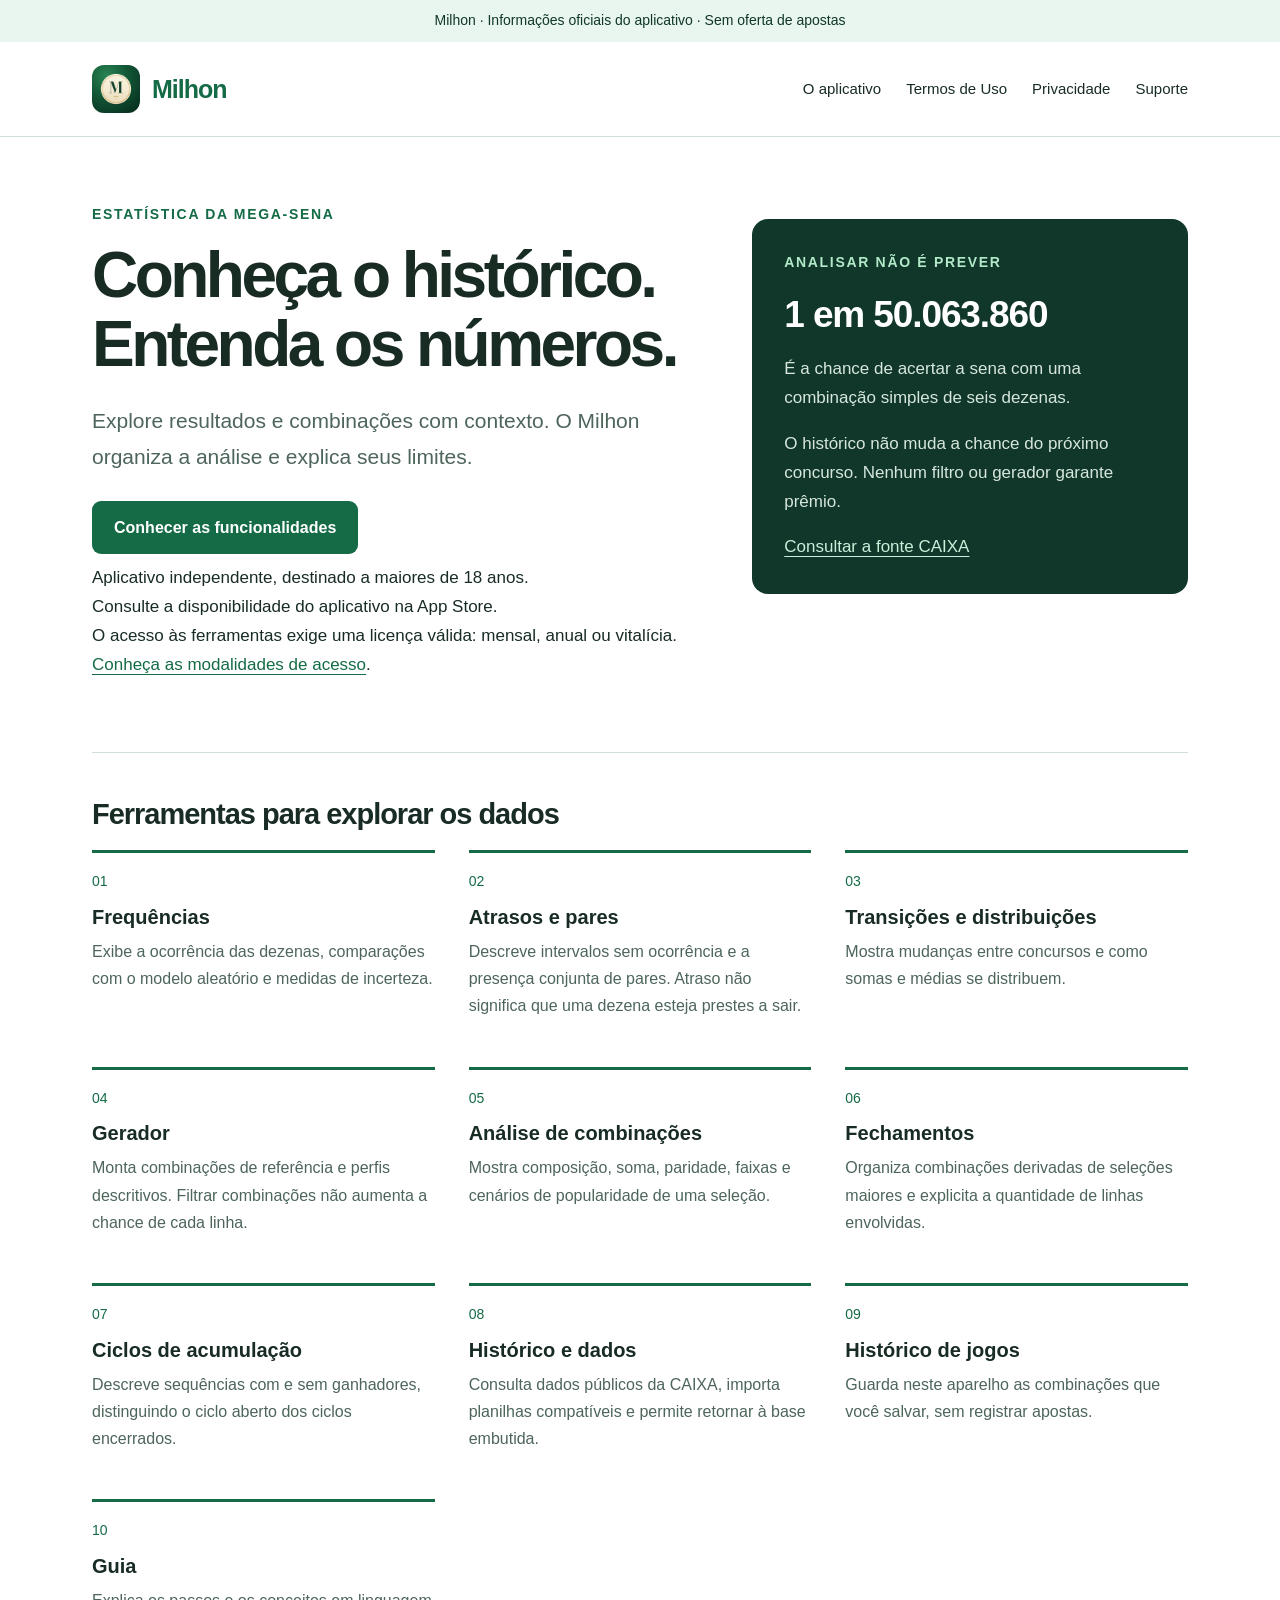
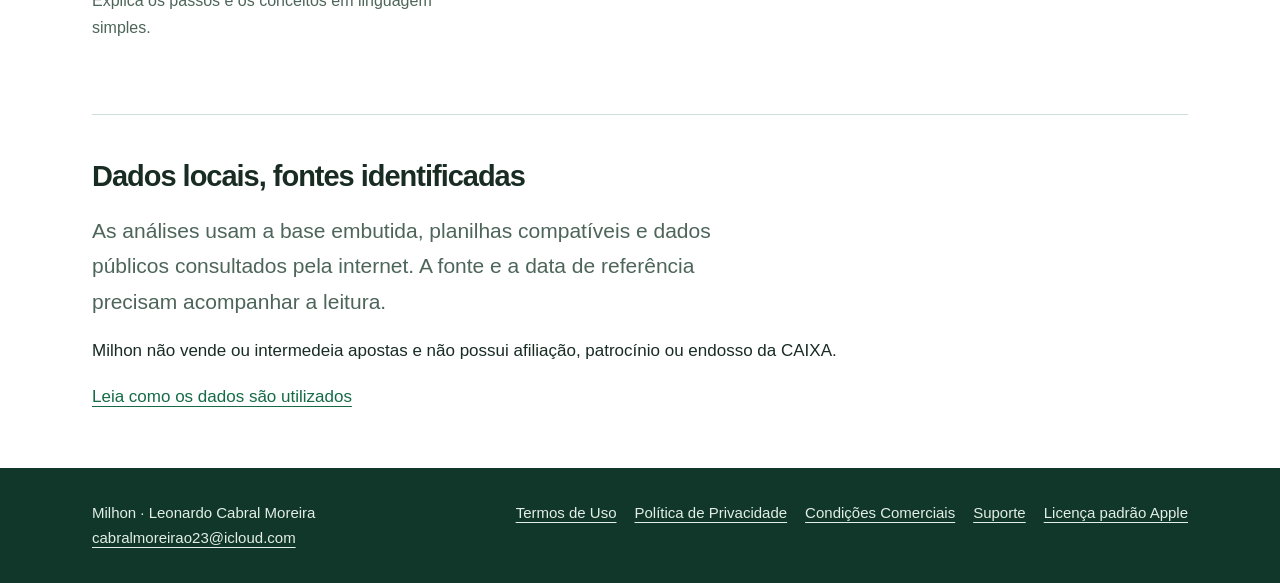
<file: index.html>
<!doctype html><html lang="pt-BR"><head><meta name="referrer" content="strict-origin-when-cross-origin"><meta charset="utf-8"><meta name="viewport" content="width=device-width,initial-scale=1"><title>O aplicativo | Milhon</title><meta name="description" content="Conheça o Milhon, aplicativo em preparação para análise estatística descritiva da Mega-Sena, com acesso mensal, anual ou vitalício."><link rel="canonical" href="https://noob-debug-cyber.github.io/milhon-site/"><link rel="icon" type="image/png" sizes="1024x1024" href="assets/icon.png"><link rel="apple-touch-icon" href="assets/icon.png"><link rel="stylesheet" href="style.css"></head><body><div class="review">Milhon · Informações oficiais do aplicativo · Sem oferta de apostas</div><header><div class="wrap bar"><a class="brand" href="index.html"><img class="brand-icon" src="assets/icon.png" width="48" height="48" alt="" decoding="async">Milhon</a><nav aria-label="Navegação principal"><a href="index.html">O aplicativo</a><a href="termos.html">Termos de Uso</a><a href="privacidade.html">Privacidade</a><a href="suporte.html">Suporte</a></nav></div></header><main class="wrap"><div class="hero"><div><div class="eyebrow">Estatística da Mega-Sena</div><h1>Conheça o histórico.<br>Entenda os números.</h1><p class="lead">Explore resultados e combinações com contexto. O Milhon organiza a análise e explica seus limites.</p><a class="button" href="#funcionalidades">Conhecer as funcionalidades</a><p>Aplicativo independente, destinado a maiores de 18 anos.<br>Consulte a disponibilidade do aplicativo na App Store.<br>O acesso às ferramentas exige uma licença válida: mensal, anual ou vitalícia. <a href="comercial.html">Conheça as modalidades de acesso</a>.</p></div><aside class="principle" aria-label="Limites da análise"><div class="eyebrow">Analisar não é prever</div><div class="odds">1 em 50.063.860</div><p>É a chance de acertar a sena com uma combinação simples de seis dezenas.</p><p>O histórico não muda a chance do próximo concurso. Nenhum filtro ou gerador garante prêmio.</p><a href="https://loterias.caixa.gov.br/Paginas/mega-sena.aspx" style="color:#c9efda">Consultar a fonte CAIXA</a></aside></div><section class="section" id="funcionalidades"><h2>Ferramentas para explorar os dados</h2><div class="grid"><article class="feature"><div class="number">01</div><h3>Frequências</h3><p>Exibe a ocorrência das dezenas, comparações com o modelo aleatório e medidas de incerteza.</p></article><article class="feature"><div class="number">02</div><h3>Atrasos e pares</h3><p>Descreve intervalos sem ocorrência e a presença conjunta de pares. Atraso não significa que uma dezena esteja prestes a sair.</p></article><article class="feature"><div class="number">03</div><h3>Transições e distribuições</h3><p>Mostra mudanças entre concursos e como somas e médias se distribuem.</p></article><article class="feature"><div class="number">04</div><h3>Gerador</h3><p>Monta combinações de referência e perfis descritivos. Filtrar combinações não aumenta a chance de cada linha.</p></article><article class="feature"><div class="number">05</div><h3>Análise de combinações</h3><p>Mostra composição, soma, paridade, faixas e cenários de popularidade de uma seleção.</p></article><article class="feature"><div class="number">06</div><h3>Fechamentos</h3><p>Organiza combinações derivadas de seleções maiores e explicita a quantidade de linhas envolvidas.</p></article><article class="feature"><div class="number">07</div><h3>Ciclos de acumulação</h3><p>Descreve sequências com e sem ganhadores, distinguindo o ciclo aberto dos ciclos encerrados.</p></article><article class="feature"><div class="number">08</div><h3>Histórico e dados</h3><p>Consulta dados públicos da CAIXA, importa planilhas compatíveis e permite retornar à base embutida.</p></article><article class="feature"><div class="number">09</div><h3>Histórico de jogos</h3><p>Guarda neste aparelho as combinações que você salvar, sem registrar apostas.</p></article><article class="feature"><div class="number">10</div><h3>Guia</h3><p>Explica os passos e os conceitos em linguagem simples.</p></article></div></section><section class="section"><h2>Dados locais, fontes identificadas</h2><p class="lead">As análises usam a base embutida, planilhas compatíveis e dados públicos consultados pela internet. A fonte e a data de referência precisam acompanhar a leitura.</p><p>Milhon não vende ou intermedeia apostas e não possui afiliação, patrocínio ou endosso da CAIXA.</p><a href="privacidade.html">Leia como os dados são utilizados</a></section></main><footer><div class="wrap"><div>Milhon · Leonardo Cabral Moreira<br><a href="mailto:cabralmoreirao23@icloud.com">cabralmoreirao23@icloud.com</a></div><nav aria-label="Informações legais"><a href="termos.html">Termos de Uso</a><a href="privacidade.html">Política de Privacidade</a><a href="comercial.html">Condições Comerciais</a><a href="suporte.html">Suporte</a><a href="https://www.apple.com/legal/internet-services/itunes/dev/stdeula/">Licença padrão Apple</a></nav></div></footer></body></html>
</file>
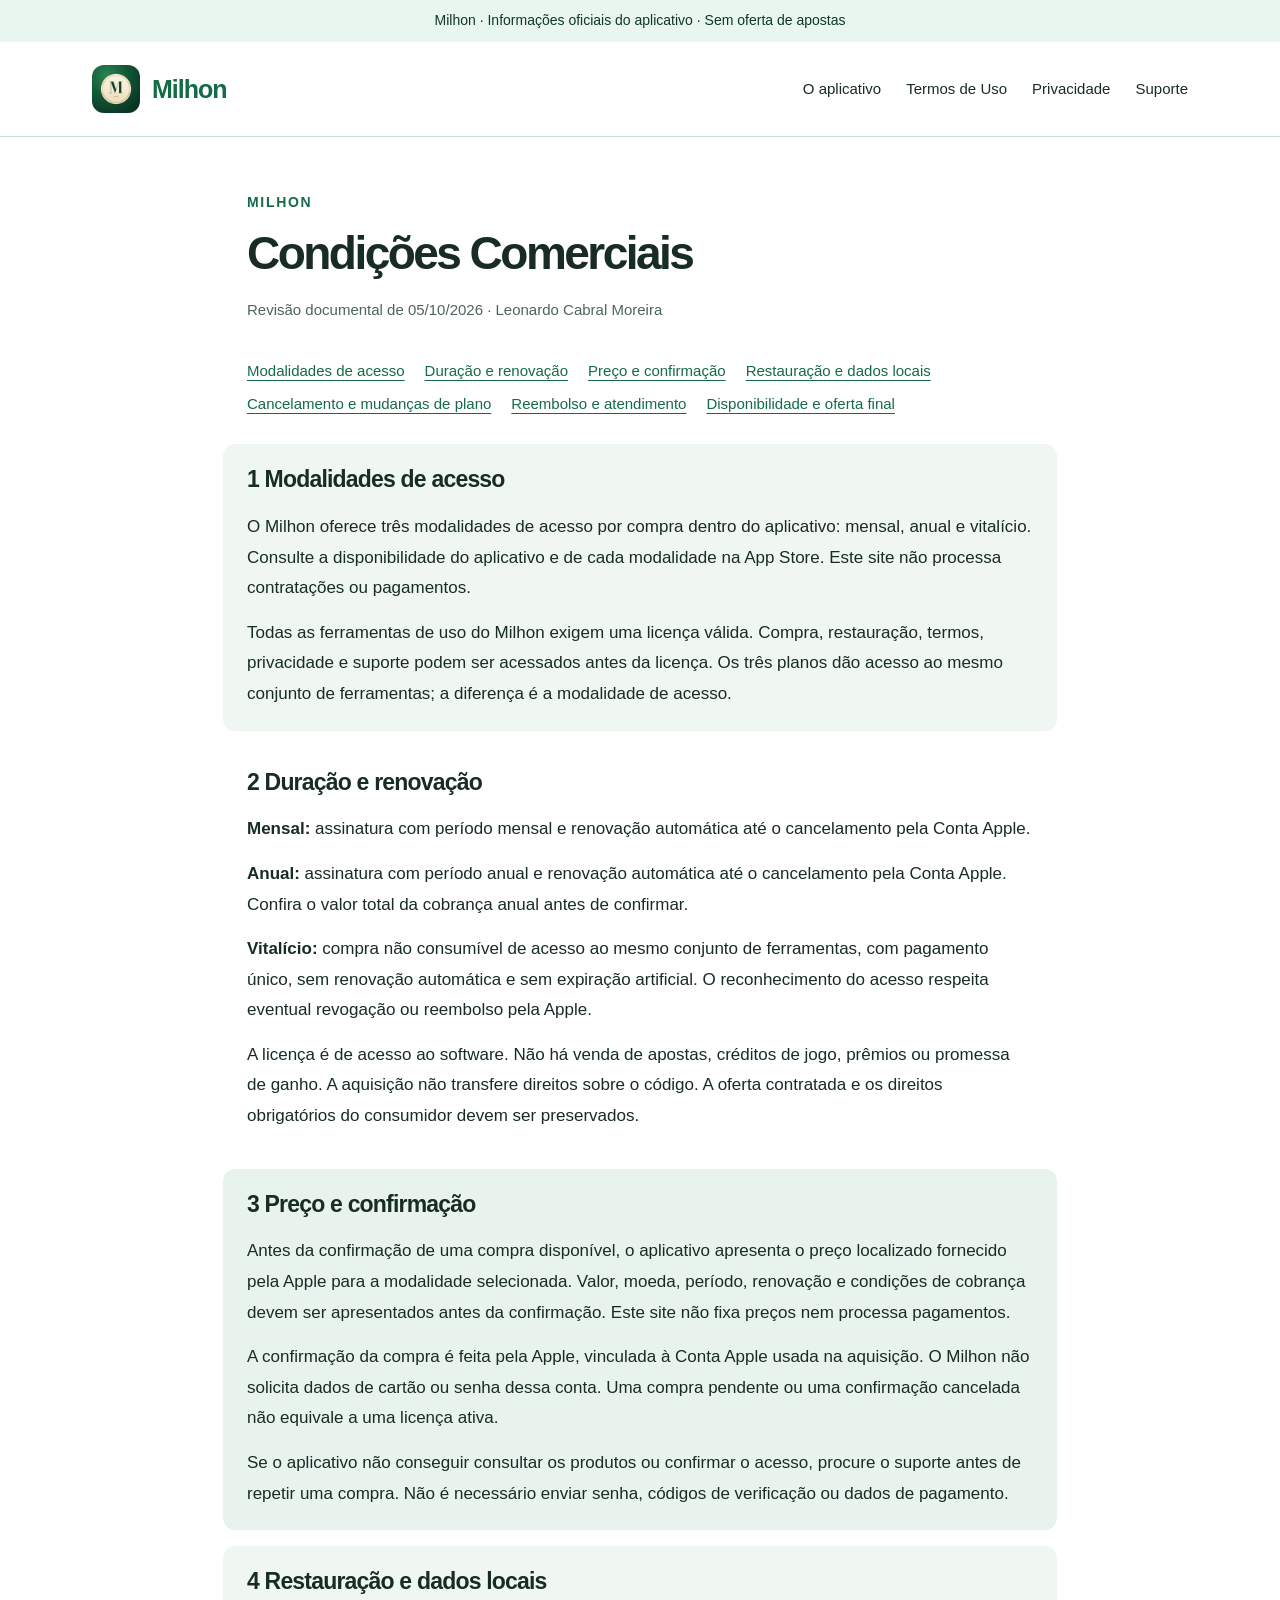
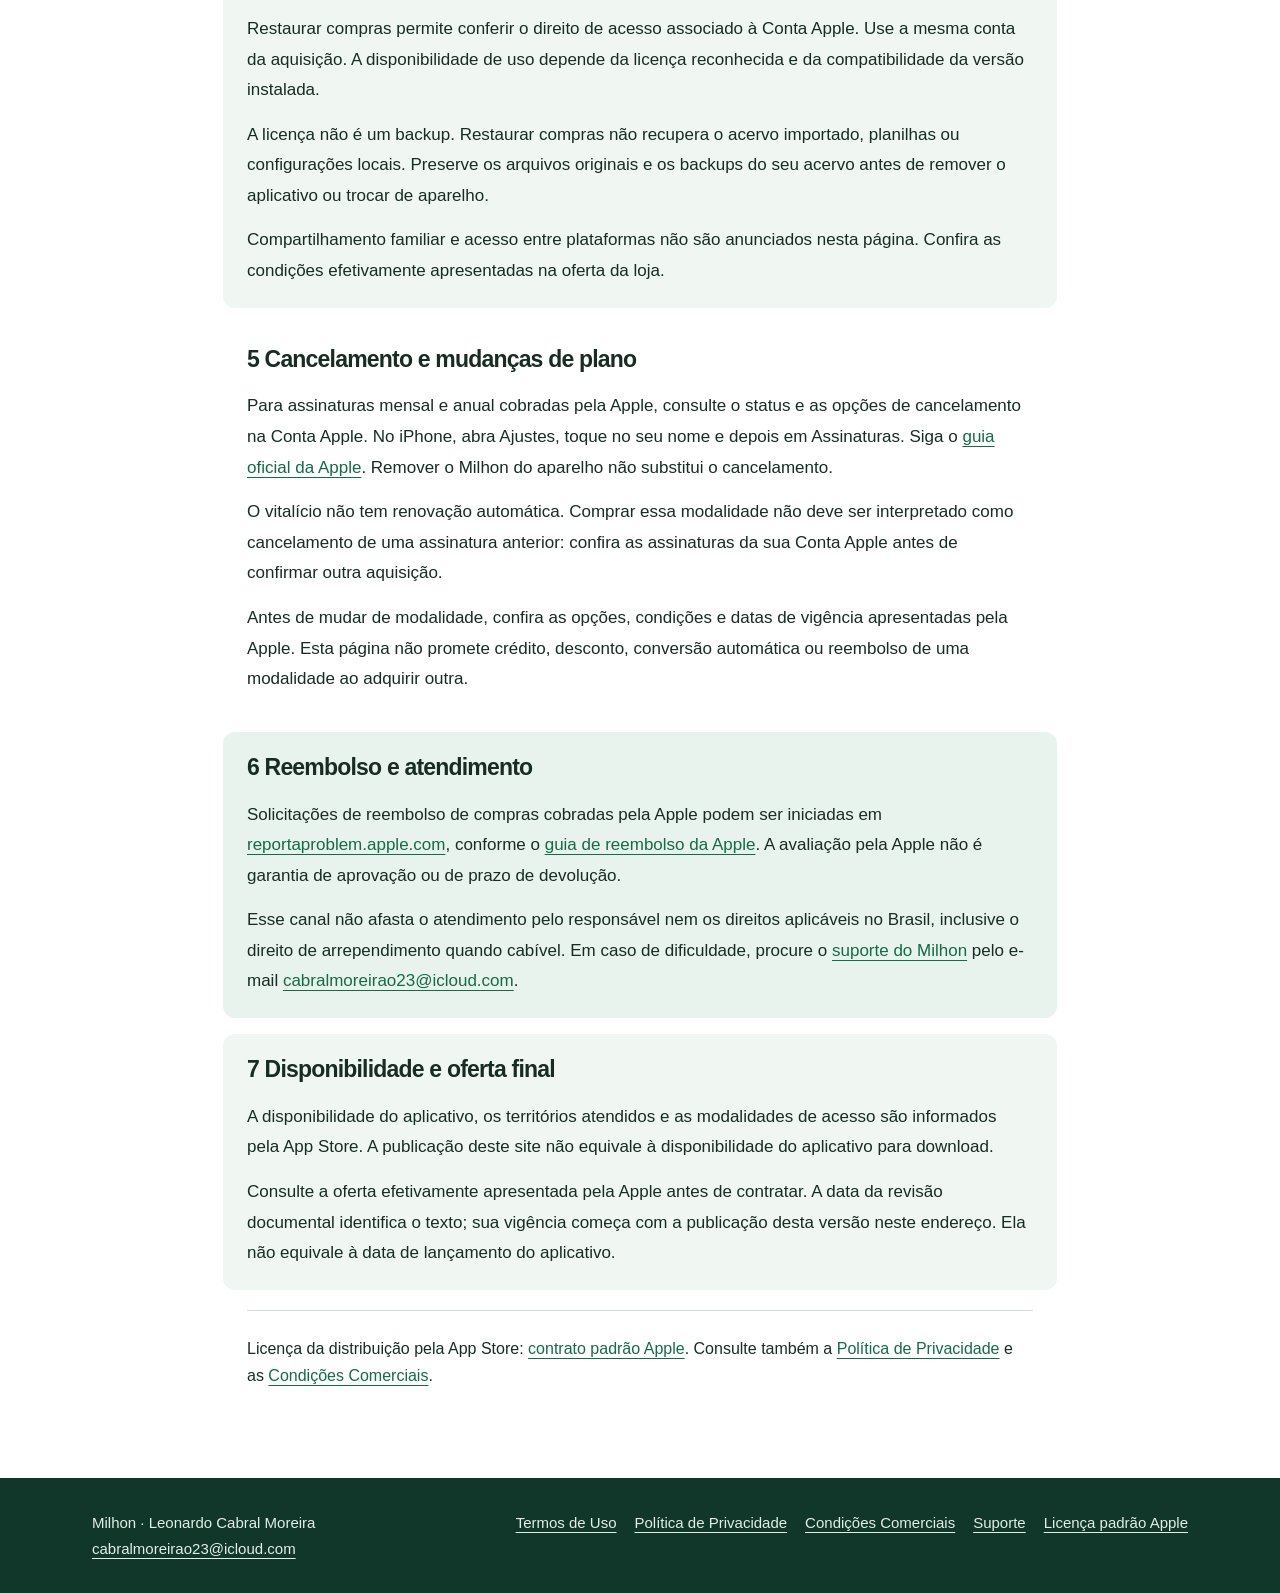
<file: comercial.html>
<!doctype html><html lang="pt-BR"><head><meta name="referrer" content="strict-origin-when-cross-origin"><meta charset="utf-8"><meta name="viewport" content="width=device-width,initial-scale=1"><title>Condições Comerciais | Milhon</title><meta name="description" content="Modalidades mensal, anual e vitalícia do Milhon: duração, renovação, preço localizado pela Apple, restauração e atendimento."><link rel="canonical" href="https://noob-debug-cyber.github.io/milhon-site/comercial.html"><link rel="icon" type="image/png" sizes="1024x1024" href="assets/icon.png"><link rel="apple-touch-icon" href="assets/icon.png"><link rel="stylesheet" href="style.css"></head><body><div class="review">Milhon · Informações oficiais do aplicativo · Sem oferta de apostas</div><header><div class="wrap bar"><a class="brand" href="index.html"><img class="brand-icon" src="assets/icon.png" width="48" height="48" alt="" decoding="async">Milhon</a><nav aria-label="Navegação principal"><a href="index.html">O aplicativo</a><a href="termos.html">Termos de Uso</a><a href="privacidade.html">Privacidade</a><a href="suporte.html">Suporte</a></nav></div></header><main class="legal"><div class="eyebrow">Milhon</div><h1>Condições Comerciais</h1><p class="meta">Revisão documental de 05/10/2026 · Leonardo Cabral Moreira</p><nav class="toc" aria-label="Tópicos"><a href="#item-1">Modalidades de acesso</a><a href="#item-2">Duração e renovação</a><a href="#item-3">Preço e confirmação</a><a href="#item-4">Restauração e dados locais</a><a href="#item-5">Cancelamento e mudanças de plano</a><a href="#item-6">Reembolso e atendimento</a><a href="#item-7">Disponibilidade e oferta final</a></nav>
<section id="item-1"><h2>1 Modalidades de acesso</h2><p>O Milhon oferece três modalidades de acesso por compra dentro do aplicativo: mensal, anual e vitalício. Consulte a disponibilidade do aplicativo e de cada modalidade na App Store. Este site não processa contratações ou pagamentos.</p><p>Todas as ferramentas de uso do Milhon exigem uma licença válida. Compra, restauração, termos, privacidade e suporte podem ser acessados antes da licença. Os três planos dão acesso ao mesmo conjunto de ferramentas; a diferença é a modalidade de acesso.</p></section>
<section id="item-2"><h2>2 Duração e renovação</h2><p><strong>Mensal:</strong> assinatura com período mensal e renovação automática até o cancelamento pela Conta Apple.</p><p><strong>Anual:</strong> assinatura com período anual e renovação automática até o cancelamento pela Conta Apple. Confira o valor total da cobrança anual antes de confirmar.</p><p><strong>Vitalício:</strong> compra não consumível de acesso ao mesmo conjunto de ferramentas, com pagamento único, sem renovação automática e sem expiração artificial. O reconhecimento do acesso respeita eventual revogação ou reembolso pela Apple.</p><p>A licença é de acesso ao software. Não há venda de apostas, créditos de jogo, prêmios ou promessa de ganho. A aquisição não transfere direitos sobre o código. A oferta contratada e os direitos obrigatórios do consumidor devem ser preservados.</p></section>
<section id="item-3"><h2>3 Preço e confirmação</h2><p>Antes da confirmação de uma compra disponível, o aplicativo apresenta o preço localizado fornecido pela Apple para a modalidade selecionada. Valor, moeda, período, renovação e condições de cobrança devem ser apresentados antes da confirmação. Este site não fixa preços nem processa pagamentos.</p><p>A confirmação da compra é feita pela Apple, vinculada à Conta Apple usada na aquisição. O Milhon não solicita dados de cartão ou senha dessa conta. Uma compra pendente ou uma confirmação cancelada não equivale a uma licença ativa.</p><p>Se o aplicativo não conseguir consultar os produtos ou confirmar o acesso, procure o suporte antes de repetir uma compra. Não é necessário enviar senha, códigos de verificação ou dados de pagamento.</p></section>
<section id="item-4"><h2>4 Restauração e dados locais</h2><p>Restaurar compras permite conferir o direito de acesso associado à Conta Apple. Use a mesma conta da aquisição. A disponibilidade de uso depende da licença reconhecida e da compatibilidade da versão instalada.</p><p>A licença não é um backup. Restaurar compras não recupera o acervo importado, planilhas ou configurações locais. Preserve os arquivos originais e os backups do seu acervo antes de remover o aplicativo ou trocar de aparelho.</p><p>Compartilhamento familiar e acesso entre plataformas não são anunciados nesta página. Confira as condições efetivamente apresentadas na oferta da loja.</p></section>
<section id="item-5"><h2>5 Cancelamento e mudanças de plano</h2><p>Para assinaturas mensal e anual cobradas pela Apple, consulte o status e as opções de cancelamento na Conta Apple. No iPhone, abra Ajustes, toque no seu nome e depois em Assinaturas. Siga o <a href="https://support.apple.com/pt-br/118428">guia oficial da Apple</a>. Remover o Milhon do aparelho não substitui o cancelamento.</p><p>O vitalício não tem renovação automática. Comprar essa modalidade não deve ser interpretado como cancelamento de uma assinatura anterior: confira as assinaturas da sua Conta Apple antes de confirmar outra aquisição.</p><p>Antes de mudar de modalidade, confira as opções, condições e datas de vigência apresentadas pela Apple. Esta página não promete crédito, desconto, conversão automática ou reembolso de uma modalidade ao adquirir outra.</p></section>
<section id="item-6"><h2>6 Reembolso e atendimento</h2><p>Solicitações de reembolso de compras cobradas pela Apple podem ser iniciadas em <a href="https://reportaproblem.apple.com/">reportaproblem.apple.com</a>, conforme o <a href="https://support.apple.com/pt-br/118223">guia de reembolso da Apple</a>. A avaliação pela Apple não é garantia de aprovação ou de prazo de devolução.</p><p>Esse canal não afasta o atendimento pelo responsável nem os direitos aplicáveis no Brasil, inclusive o direito de arrependimento quando cabível. Em caso de dificuldade, procure o <a href="suporte.html">suporte do Milhon</a> pelo e-mail <a href="mailto:cabralmoreirao23@icloud.com">cabralmoreirao23@icloud.com</a>.</p></section>
<section id="item-7"><h2>7 Disponibilidade e oferta final</h2><p>A disponibilidade do aplicativo, os territórios atendidos e as modalidades de acesso são informados pela App Store. A publicação deste site não equivale à disponibilidade do aplicativo para download.</p><p>Consulte a oferta efetivamente apresentada pela Apple antes de contratar. A data da revisão documental identifica o texto; sua vigência começa com a publicação desta versão neste endereço. Ela não equivale à data de lançamento do aplicativo.</p></section>
<div class="extra">Licença da distribuição pela App Store: <a href="https://www.apple.com/legal/internet-services/itunes/dev/stdeula/">contrato padrão Apple</a>. Consulte também a <a href="privacidade.html">Política de Privacidade</a> e as <a href="comercial.html">Condições Comerciais</a>.</div></main><footer><div class="wrap"><div>Milhon · Leonardo Cabral Moreira<br><a href="mailto:cabralmoreirao23@icloud.com">cabralmoreirao23@icloud.com</a></div><nav aria-label="Informações legais"><a href="termos.html">Termos de Uso</a><a href="privacidade.html">Política de Privacidade</a><a href="comercial.html">Condições Comerciais</a><a href="suporte.html">Suporte</a><a href="https://www.apple.com/legal/internet-services/itunes/dev/stdeula/">Licença padrão Apple</a></nav></div></footer></body></html>
</file>
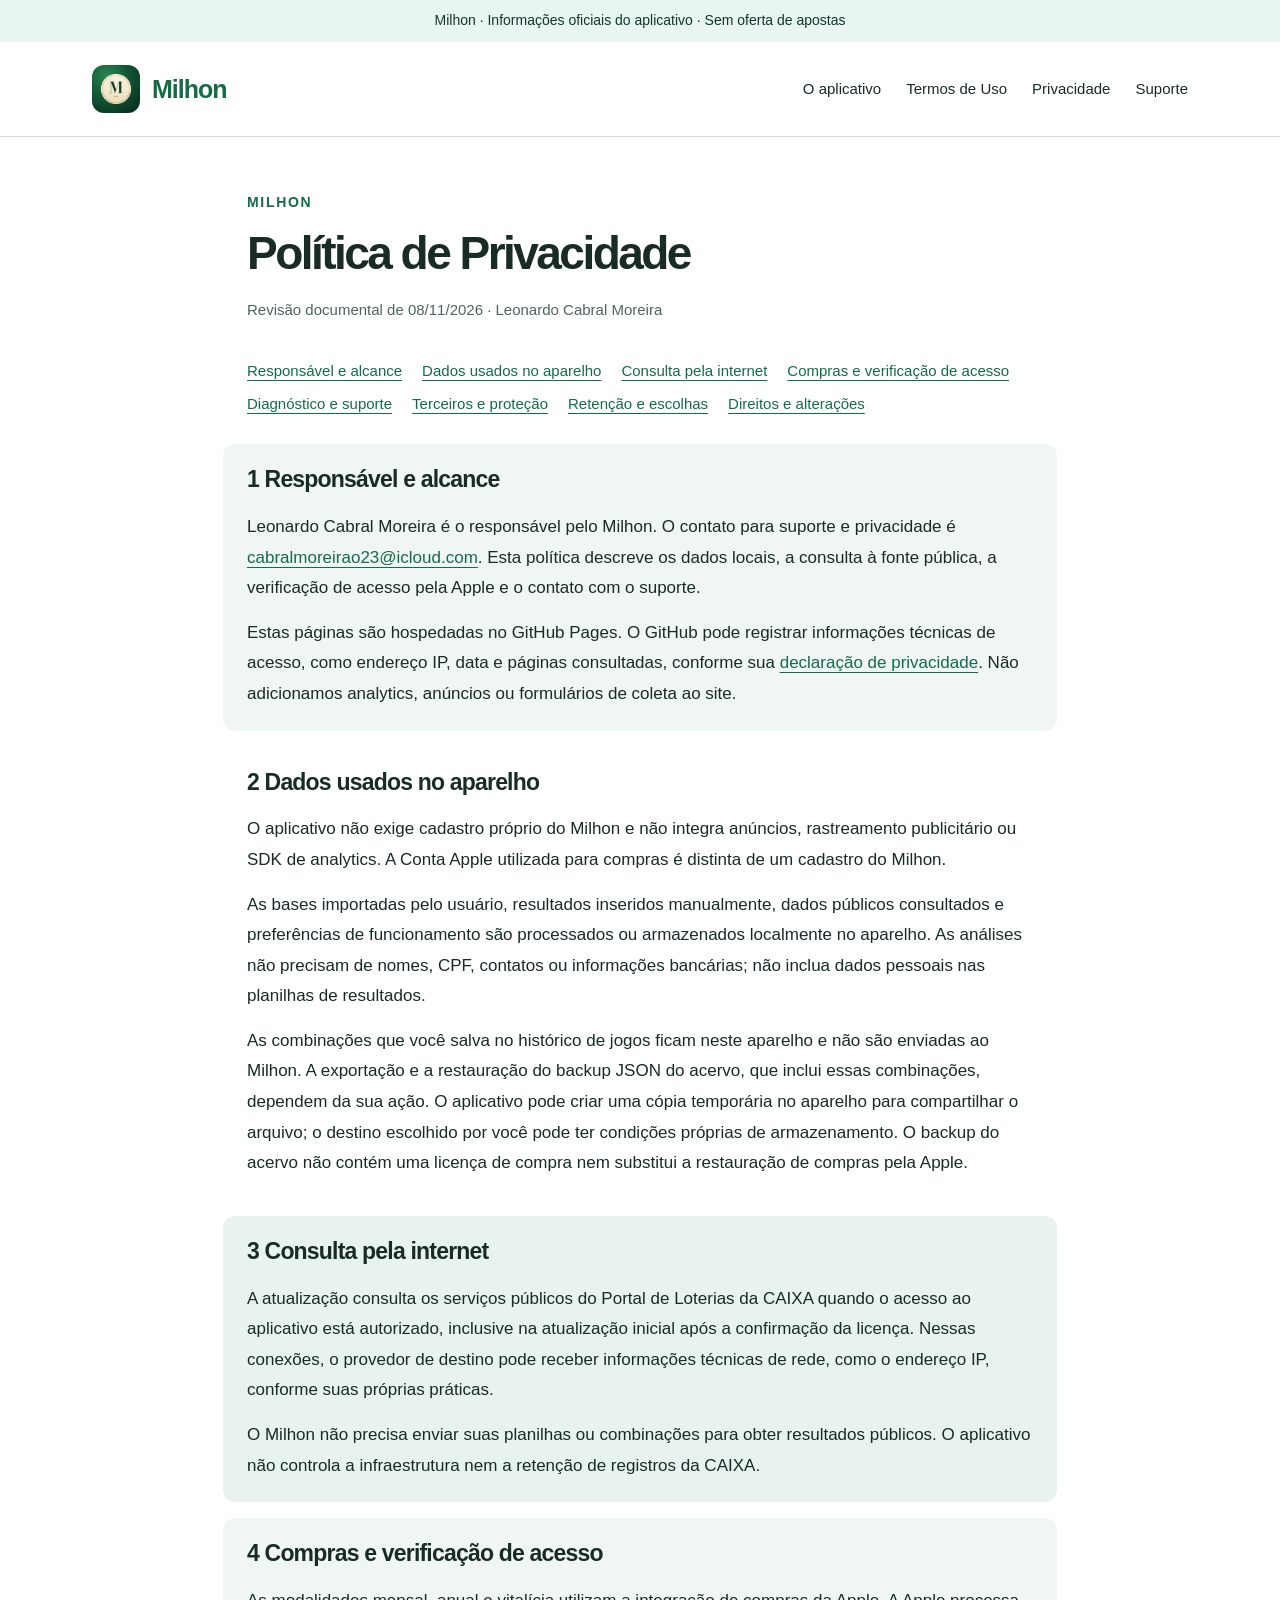
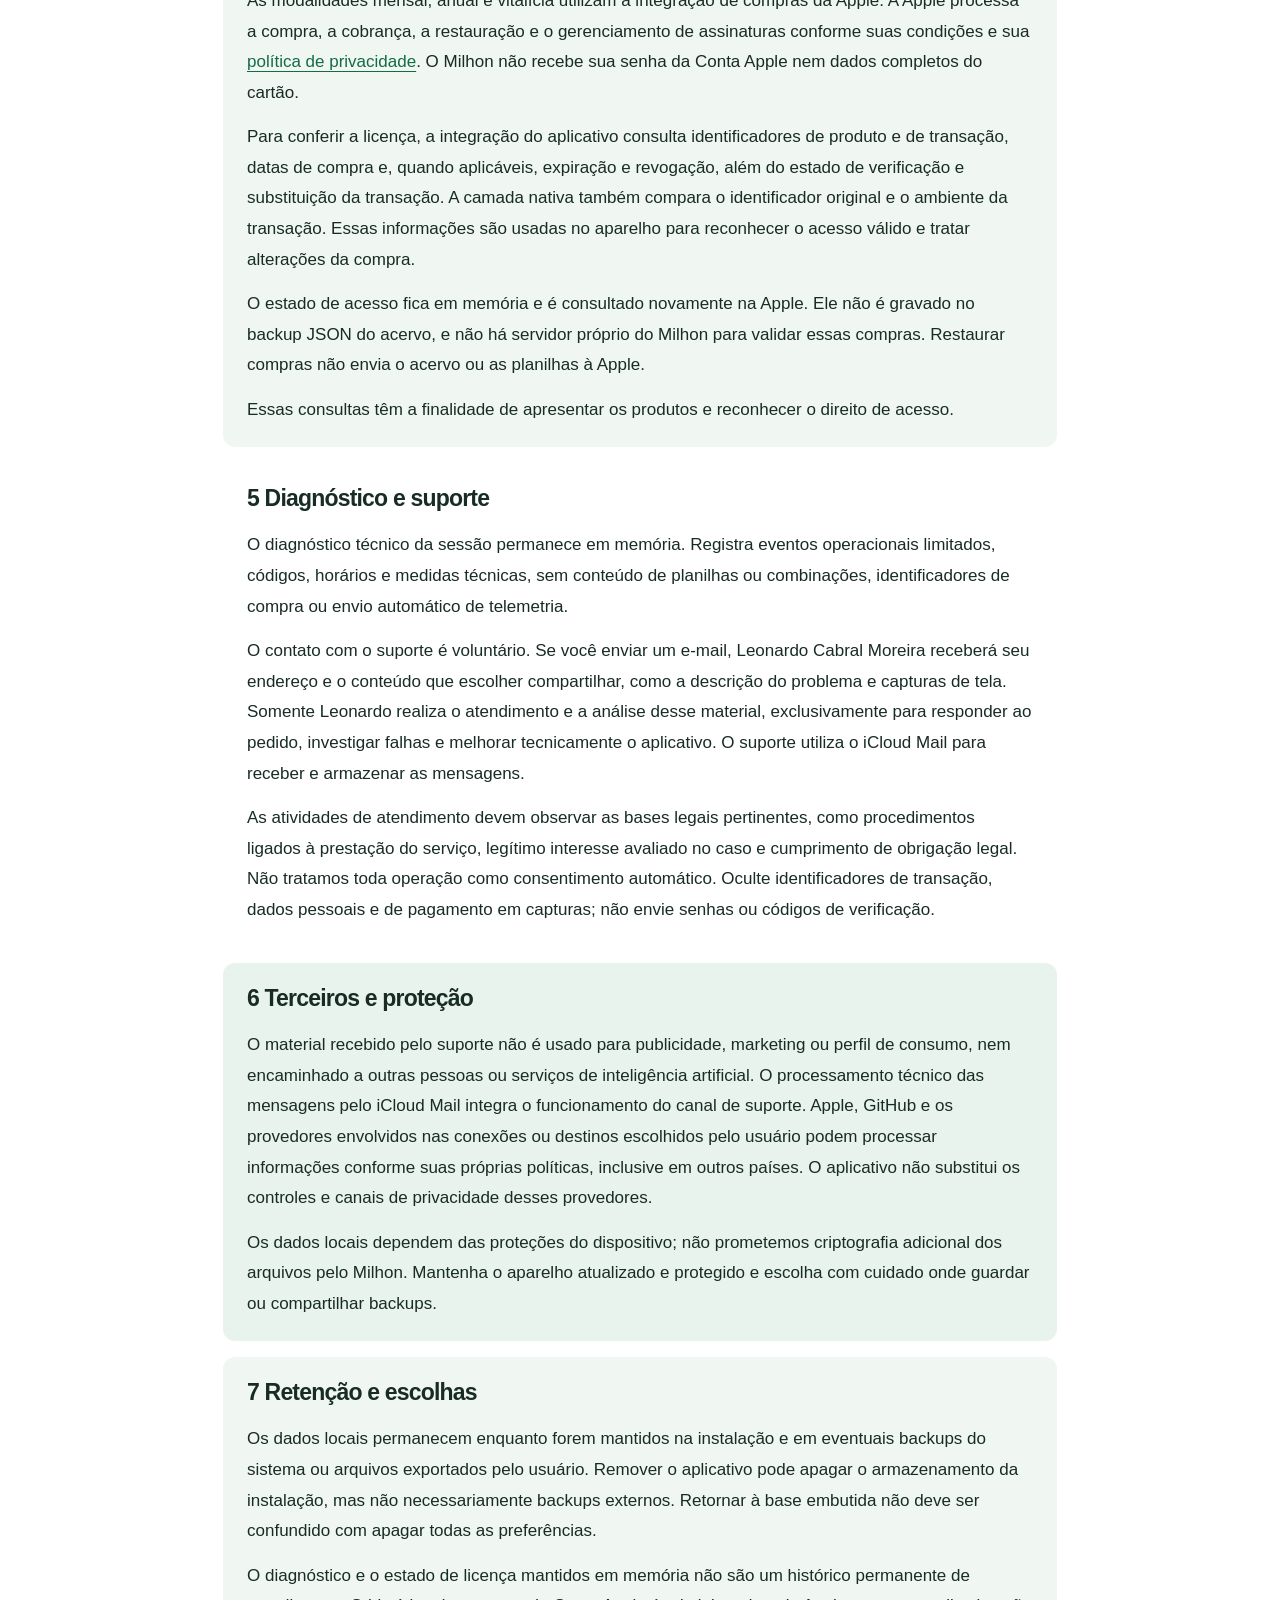
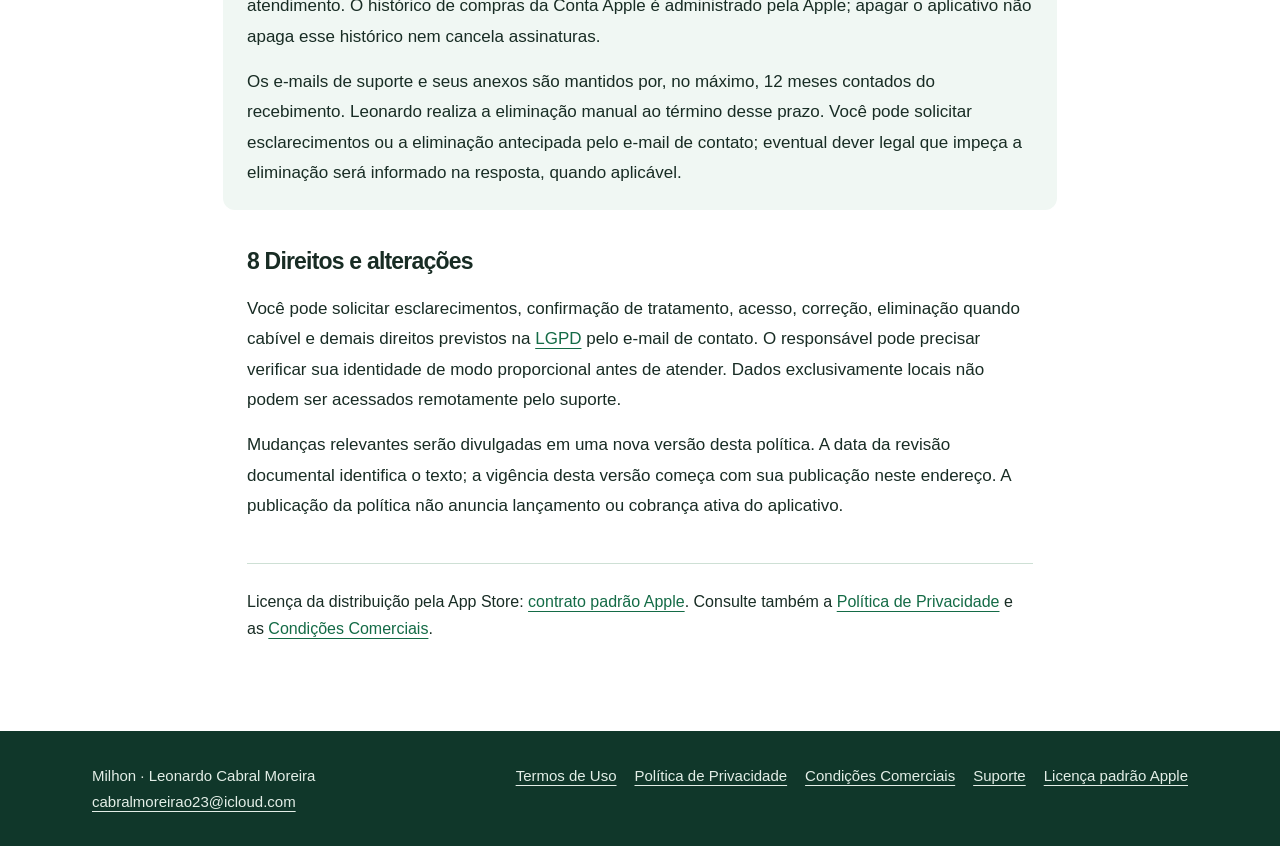
<file: privacidade.html>
<!doctype html><html lang="pt-BR"><head><meta name="referrer" content="strict-origin-when-cross-origin"><meta charset="utf-8"><meta name="viewport" content="width=device-width,initial-scale=1"><title>Política de Privacidade | Milhon</title><meta name="description" content="Privacidade do Milhon: dados locais, consultas à CAIXA, verificação de compras pela Apple, backups e contato com o responsável."><link rel="canonical" href="https://noob-debug-cyber.github.io/milhon-site/privacidade.html"><link rel="icon" type="image/png" sizes="1024x1024" href="assets/icon.png"><link rel="apple-touch-icon" href="assets/icon.png"><link rel="stylesheet" href="style.css"></head><body><div class="review">Milhon · Informações oficiais do aplicativo · Sem oferta de apostas</div><header><div class="wrap bar"><a class="brand" href="index.html"><img class="brand-icon" src="assets/icon.png" width="48" height="48" alt="" decoding="async">Milhon</a><nav aria-label="Navegação principal"><a href="index.html">O aplicativo</a><a href="termos.html">Termos de Uso</a><a href="privacidade.html">Privacidade</a><a href="suporte.html">Suporte</a></nav></div></header><main class="legal"><div class="eyebrow">Milhon</div><h1>Política de Privacidade</h1><p class="meta">Revisão documental de 08/11/2026 · Leonardo Cabral Moreira</p><nav class="toc" aria-label="Tópicos"><a href="#item-1">Responsável e alcance</a><a href="#item-2">Dados usados no aparelho</a><a href="#item-3">Consulta pela internet</a><a href="#item-4">Compras e verificação de acesso</a><a href="#item-5">Diagnóstico e suporte</a><a href="#item-6">Terceiros e proteção</a><a href="#item-7">Retenção e escolhas</a><a href="#item-8">Direitos e alterações</a></nav>
<section id="item-1"><h2>1 Responsável e alcance</h2><p>Leonardo Cabral Moreira é o responsável pelo Milhon. O contato para suporte e privacidade é <a href="mailto:cabralmoreirao23@icloud.com">cabralmoreirao23@icloud.com</a>. Esta política descreve os dados locais, a consulta à fonte pública, a verificação de acesso pela Apple e o contato com o suporte.</p><p>Estas páginas são hospedadas no GitHub Pages. O GitHub pode registrar informações técnicas de acesso, como endereço IP, data e páginas consultadas, conforme sua <a href="https://docs.github.com/en/site-policy/privacy-policies/github-general-privacy-statement">declaração de privacidade</a>. Não adicionamos analytics, anúncios ou formulários de coleta ao site.</p></section>
<section id="item-2"><h2>2 Dados usados no aparelho</h2><p>O aplicativo não exige cadastro próprio do Milhon e não integra anúncios, rastreamento publicitário ou SDK de analytics. A Conta Apple utilizada para compras é distinta de um cadastro do Milhon.</p><p>As bases importadas pelo usuário, resultados inseridos manualmente, dados públicos consultados e preferências de funcionamento são processados ou armazenados localmente no aparelho. As análises não precisam de nomes, CPF, contatos ou informações bancárias; não inclua dados pessoais nas planilhas de resultados.</p><p>As combinações que você salva no histórico de jogos ficam neste aparelho e não são enviadas ao Milhon. A exportação e a restauração do backup JSON do acervo, que inclui essas combinações, dependem da sua ação. O aplicativo pode criar uma cópia temporária no aparelho para compartilhar o arquivo; o destino escolhido por você pode ter condições próprias de armazenamento. O backup do acervo não contém uma licença de compra nem substitui a restauração de compras pela Apple.</p></section>
<section id="item-3"><h2>3 Consulta pela internet</h2><p>A atualização consulta os serviços públicos do Portal de Loterias da CAIXA quando o acesso ao aplicativo está autorizado, inclusive na atualização inicial após a confirmação da licença. Nessas conexões, o provedor de destino pode receber informações técnicas de rede, como o endereço IP, conforme suas próprias práticas.</p><p>O Milhon não precisa enviar suas planilhas ou combinações para obter resultados públicos. O aplicativo não controla a infraestrutura nem a retenção de registros da CAIXA.</p></section>
<section id="item-4"><h2>4 Compras e verificação de acesso</h2><p>As modalidades mensal, anual e vitalícia utilizam a integração de compras da Apple. A Apple processa a compra, a cobrança, a restauração e o gerenciamento de assinaturas conforme suas condições e sua <a href="https://www.apple.com/legal/privacy/">política de privacidade</a>. O Milhon não recebe sua senha da Conta Apple nem dados completos do cartão.</p><p>Para conferir a licença, a integração do aplicativo consulta identificadores de produto e de transação, datas de compra e, quando aplicáveis, expiração e revogação, além do estado de verificação e substituição da transação. A camada nativa também compara o identificador original e o ambiente da transação. Essas informações são usadas no aparelho para reconhecer o acesso válido e tratar alterações da compra.</p><p>O estado de acesso fica em memória e é consultado novamente na Apple. Ele não é gravado no backup JSON do acervo, e não há servidor próprio do Milhon para validar essas compras. Restaurar compras não envia o acervo ou as planilhas à Apple.</p><p>Essas consultas têm a finalidade de apresentar os produtos e reconhecer o direito de acesso.</p></section>
<section id="item-5"><h2>5 Diagnóstico e suporte</h2><p>O diagnóstico técnico da sessão permanece em memória. Registra eventos operacionais limitados, códigos, horários e medidas técnicas, sem conteúdo de planilhas ou combinações, identificadores de compra ou envio automático de telemetria.</p><p>O contato com o suporte é voluntário. Se você enviar um e-mail, Leonardo Cabral Moreira receberá seu endereço e o conteúdo que escolher compartilhar, como a descrição do problema e capturas de tela. Somente Leonardo realiza o atendimento e a análise desse material, exclusivamente para responder ao pedido, investigar falhas e melhorar tecnicamente o aplicativo. O suporte utiliza o iCloud Mail para receber e armazenar as mensagens.</p><p>As atividades de atendimento devem observar as bases legais pertinentes, como procedimentos ligados à prestação do serviço, legítimo interesse avaliado no caso e cumprimento de obrigação legal. Não tratamos toda operação como consentimento automático. Oculte identificadores de transação, dados pessoais e de pagamento em capturas; não envie senhas ou códigos de verificação.</p></section>
<section id="item-6"><h2>6 Terceiros e proteção</h2><p>O material recebido pelo suporte não é usado para publicidade, marketing ou perfil de consumo, nem encaminhado a outras pessoas ou serviços de inteligência artificial. O processamento técnico das mensagens pelo iCloud Mail integra o funcionamento do canal de suporte. Apple, GitHub e os provedores envolvidos nas conexões ou destinos escolhidos pelo usuário podem processar informações conforme suas próprias políticas, inclusive em outros países. O aplicativo não substitui os controles e canais de privacidade desses provedores.</p><p>Os dados locais dependem das proteções do dispositivo; não prometemos criptografia adicional dos arquivos pelo Milhon. Mantenha o aparelho atualizado e protegido e escolha com cuidado onde guardar ou compartilhar backups.</p></section>
<section id="item-7"><h2>7 Retenção e escolhas</h2><p>Os dados locais permanecem enquanto forem mantidos na instalação e em eventuais backups do sistema ou arquivos exportados pelo usuário. Remover o aplicativo pode apagar o armazenamento da instalação, mas não necessariamente backups externos. Retornar à base embutida não deve ser confundido com apagar todas as preferências.</p><p>O diagnóstico e o estado de licença mantidos em memória não são um histórico permanente de atendimento. O histórico de compras da Conta Apple é administrado pela Apple; apagar o aplicativo não apaga esse histórico nem cancela assinaturas.</p><p>Os e-mails de suporte e seus anexos são mantidos por, no máximo, 12 meses contados do recebimento. Leonardo realiza a eliminação manual ao término desse prazo. Você pode solicitar esclarecimentos ou a eliminação antecipada pelo e-mail de contato; eventual dever legal que impeça a eliminação será informado na resposta, quando aplicável.</p></section>
<section id="item-8"><h2>8 Direitos e alterações</h2><p>Você pode solicitar esclarecimentos, confirmação de tratamento, acesso, correção, eliminação quando cabível e demais direitos previstos na <a href="https://www.planalto.gov.br/ccivil_03/_ato2015-2018/2018/lei/l13709.htm">LGPD</a> pelo e-mail de contato. O responsável pode precisar verificar sua identidade de modo proporcional antes de atender. Dados exclusivamente locais não podem ser acessados remotamente pelo suporte.</p><p>Mudanças relevantes serão divulgadas em uma nova versão desta política. A data da revisão documental identifica o texto; a vigência desta versão começa com sua publicação neste endereço. A publicação da política não anuncia lançamento ou cobrança ativa do aplicativo.</p></section>
<div class="extra">Licença da distribuição pela App Store: <a href="https://www.apple.com/legal/internet-services/itunes/dev/stdeula/">contrato padrão Apple</a>. Consulte também a <a href="privacidade.html">Política de Privacidade</a> e as <a href="comercial.html">Condições Comerciais</a>.</div></main><footer><div class="wrap"><div>Milhon · Leonardo Cabral Moreira<br><a href="mailto:cabralmoreirao23@icloud.com">cabralmoreirao23@icloud.com</a></div><nav aria-label="Informações legais"><a href="termos.html">Termos de Uso</a><a href="privacidade.html">Política de Privacidade</a><a href="comercial.html">Condições Comerciais</a><a href="suporte.html">Suporte</a><a href="https://www.apple.com/legal/internet-services/itunes/dev/stdeula/">Licença padrão Apple</a></nav></div></footer></body></html>
</file>
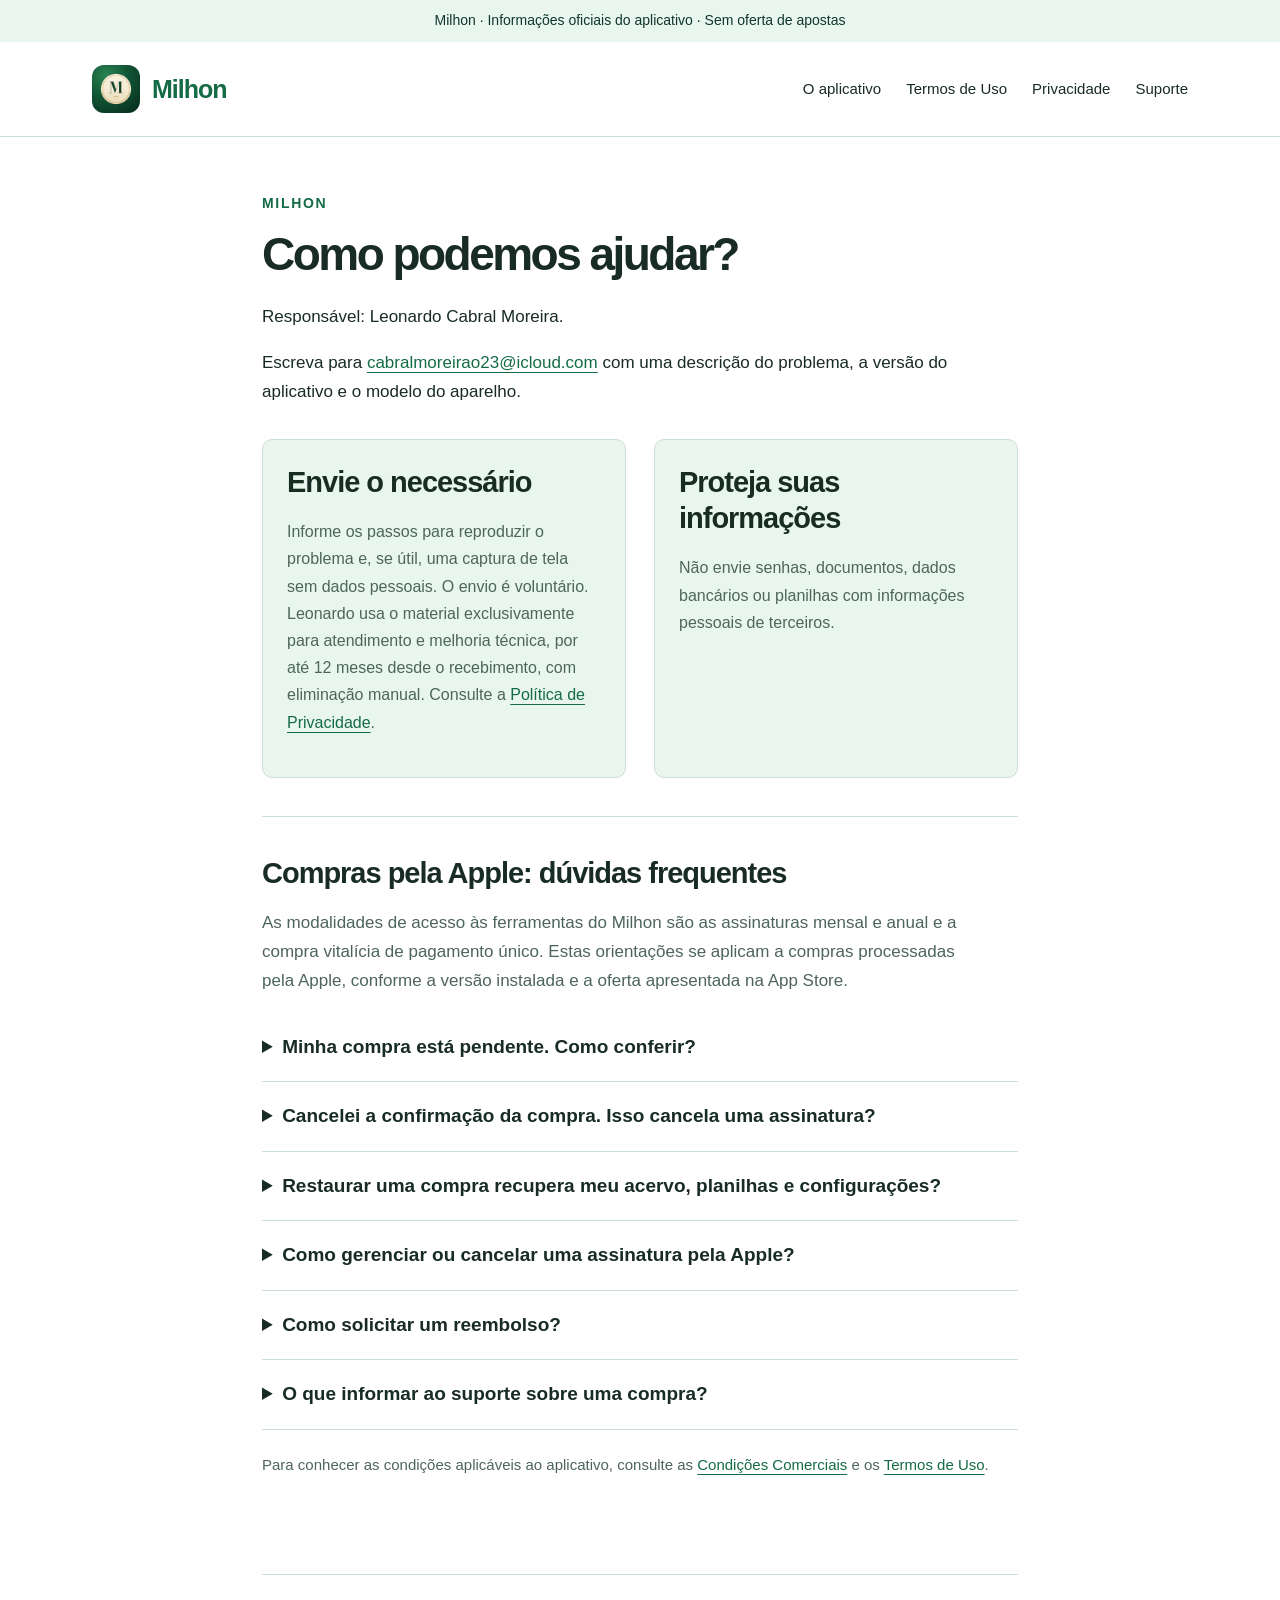
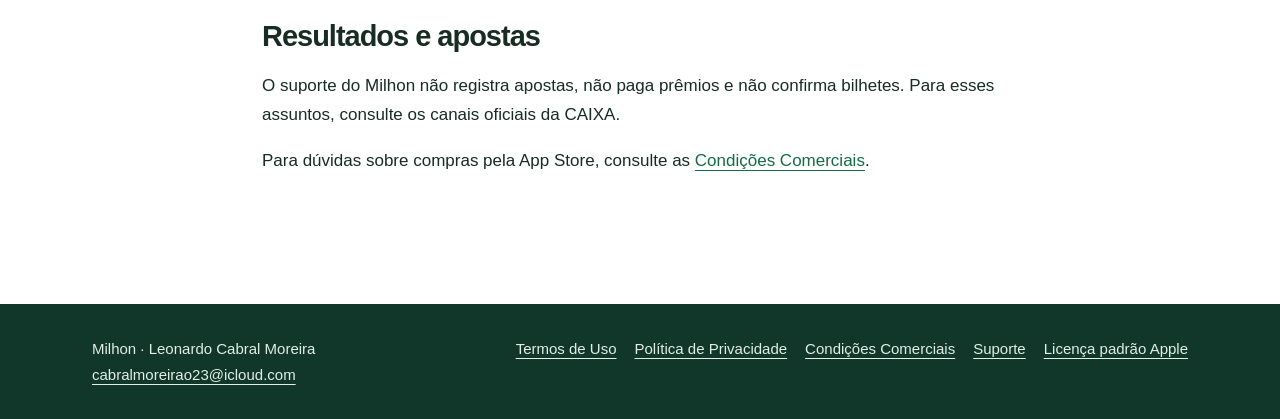
<file: suporte.html>
<!doctype html><html lang="pt-BR"><head><meta name="referrer" content="strict-origin-when-cross-origin"><meta charset="utf-8"><meta name="viewport" content="width=device-width,initial-scale=1"><title>Suporte | Milhon</title><meta name="description" content="Suporte do Milhon e dúvidas sobre compras pela Apple, assinaturas mensal e anual, acesso vitalício, restauração de licença e backup do acervo."><link rel="canonical" href="https://noob-debug-cyber.github.io/milhon-site/suporte.html"><link rel="icon" type="image/png" sizes="1024x1024" href="assets/icon.png"><link rel="apple-touch-icon" href="assets/icon.png"><link rel="stylesheet" href="style.css"></head><body><div class="review">Milhon · Informações oficiais do aplicativo · Sem oferta de apostas</div><header><div class="wrap bar"><a class="brand" href="index.html"><img class="brand-icon" src="assets/icon.png" width="48" height="48" alt="" decoding="async">Milhon</a><nav aria-label="Navegação principal"><a href="index.html">O aplicativo</a><a href="termos.html">Termos de Uso</a><a href="privacidade.html">Privacidade</a><a href="suporte.html">Suporte</a></nav></div></header><main class="support"><div class="eyebrow">Milhon</div><h1>Como podemos ajudar?</h1><p>Responsável: Leonardo Cabral Moreira.</p><p>Escreva para <a href="mailto:cabralmoreirao23@icloud.com">cabralmoreirao23@icloud.com</a> com uma descrição do problema, a versão do aplicativo e o modelo do aparelho.</p><div class="grid"><article class="feature"><h2>Envie o necessário</h2><p>Informe os passos para reproduzir o problema e, se útil, uma captura de tela sem dados pessoais. O envio é voluntário. Leonardo usa o material exclusivamente para atendimento e melhoria técnica, por até 12 meses desde o recebimento, com eliminação manual. Consulte a <a href="privacidade.html">Política de Privacidade</a>.</p></article><article class="feature"><h2>Proteja suas informações</h2><p>Não envie senhas, documentos, dados bancários ou planilhas com informações pessoais de terceiros.</p></article></div>
<section class="faq" aria-labelledby="compras-apple">
  <h2 id="compras-apple">Compras pela Apple: dúvidas frequentes</h2>
  <p class="faq-intro">As modalidades de acesso às ferramentas do Milhon são as assinaturas mensal e anual e a compra vitalícia de pagamento único. Estas orientações se aplicam a compras processadas pela Apple, conforme a versão instalada e a oferta apresentada na App Store.</p>
  <details>
    <summary>Minha compra está pendente. Como conferir?</summary>
    <div class="answer">
      <p>Confira o <a href="https://support.apple.com/pt-br/118212">histórico de compras da Conta Apple</a> e o recibo correspondente. Se o processo ainda estiver pendente, aguarde a confirmação antes de tentar comprar novamente. Se houver cobrança confirmada e dificuldade de acesso, fale com o suporte do Milhon.</p>
      <p>Uma cobrança pendente ainda não permite solicitar reembolso à Apple. Quando o recibo estiver disponível, siga as <a href="https://support.apple.com/pt-br/118223">orientações de reembolso da Apple</a>.</p>
    </div>
  </details>
  <details>
    <summary>Cancelei a confirmação da compra. Isso cancela uma assinatura?</summary>
    <div class="answer">
      <p>Cancelar ou fechar a etapa de confirmação de uma nova compra é diferente de cancelar uma assinatura já existente. Confira no histórico da Conta Apple se a compra foi concluída. Para uma assinatura ativa, use o gerenciamento de assinaturas da Apple.</p>
      <p>Se encontrar uma cobrança que não reconhece, consulte as <a href="https://support.apple.com/pt-br/118212">orientações da Apple para conferir compras e cobranças</a>.</p>
    </div>
  </details>
  <details>
    <summary>Restaurar uma compra recupera meu acervo, planilhas e configurações?</summary>
    <div class="answer">
      <p>Não. Restaurar uma compra trata do direito de acesso associado à Conta Apple. Isso não restaura o acervo de concursos importado, suas planilhas ou as configurações locais do Milhon.</p>
      <p>Preserve os arquivos originais e os backups do seu acervo antes de remover o app ou trocar de aparelho. A licença não substitui um backup dos dados.</p>
      <p>Para reconhecer uma compra anterior, use a mesma Conta Apple da aquisição. As opções disponíveis dependem da versão instalada. Se a compra confirmada não for reconhecida, consulte a <a href="https://support.apple.com/pt-br/108096">ajuda da Apple sobre restauração</a> e entre em contato com o suporte do Milhon.</p>
    </div>
  </details>
  <details>
    <summary>Como gerenciar ou cancelar uma assinatura pela Apple?</summary>
    <div class="answer">
      <p>No iPhone, abra Ajustes, toque no seu nome e depois em Assinaturas. Selecione a assinatura para conferir o status e as opções oferecidas pela Apple. A cobrança e o gerenciamento ficam vinculados à Conta Apple usada na aquisição.</p>
      <p>Siga o <a href="https://support.apple.com/pt-br/118428">guia oficial para cancelar assinaturas</a>. Excluir o Milhon do aparelho não substitui esse gerenciamento. Confira as informações exibidas pela Apple antes de concluir uma mudança.</p><p>O plano vitalício não tem renovação automática. Adquiri-lo não equivale a cancelar uma assinatura mensal ou anual anterior. Confira suas assinaturas na Conta Apple antes de confirmar outra compra; não há promessa de conversão, crédito ou reembolso automático entre modalidades.</p>
    </div>
  </details>
  <details>
    <summary>Como solicitar um reembolso?</summary>
    <div class="answer">
      <p>Inicie sessão em <a href="https://reportaproblem.apple.com/">reportaproblem.apple.com</a> com a Conta Apple usada na compra. Se o item estiver disponível para solicitação, escolha a opção de reembolso e siga as instruções.</p>
      <p>A Apple avalia a solicitação conforme suas condições aplicáveis; o suporte do Milhon não garante aprovação ou prazo de devolução. Consulte o <a href="https://support.apple.com/pt-br/118223">guia oficial de reembolso</a>. O atendimento pelo responsável e os direitos aplicáveis continuam preservados.</p>
    </div>
  </details>
  <details>
    <summary>O que informar ao suporte sobre uma compra?</summary>
    <div class="answer">
      <p>Envie a versão do Milhon, o modelo do aparelho, os passos que tentou e uma descrição do status mostrado pela Apple. Se uma captura ajudar, oculte dados pessoais, identificadores de transação e informações de pagamento antes de enviá-la.</p>
      <p>Não envie senha da Conta Apple, códigos de verificação, dados de cartão ou planilhas pessoais. Para localizar uma compra, confira primeiro a Conta Apple indicada no recibo.</p>
    </div>
  </details>
  <p class="faq-note">Para conhecer as condições aplicáveis ao aplicativo, consulte as <a href="comercial.html">Condições Comerciais</a> e os <a href="termos.html">Termos de Uso</a>.</p>
</section>
<div class="section" style="margin-top:38px"><h2>Resultados e apostas</h2><p>O suporte do Milhon não registra apostas, não paga prêmios e não confirma bilhetes. Para esses assuntos, consulte os canais oficiais da CAIXA.</p><p>Para dúvidas sobre compras pela App Store, consulte as <a href="comercial.html">Condições Comerciais</a>.</p></div></main><footer><div class="wrap"><div>Milhon · Leonardo Cabral Moreira<br><a href="mailto:cabralmoreirao23@icloud.com">cabralmoreirao23@icloud.com</a></div><nav aria-label="Informações legais"><a href="termos.html">Termos de Uso</a><a href="privacidade.html">Política de Privacidade</a><a href="comercial.html">Condições Comerciais</a><a href="suporte.html">Suporte</a><a href="https://www.apple.com/legal/internet-services/itunes/dev/stdeula/">Licença padrão Apple</a></nav></div></footer></body></html>
</file>
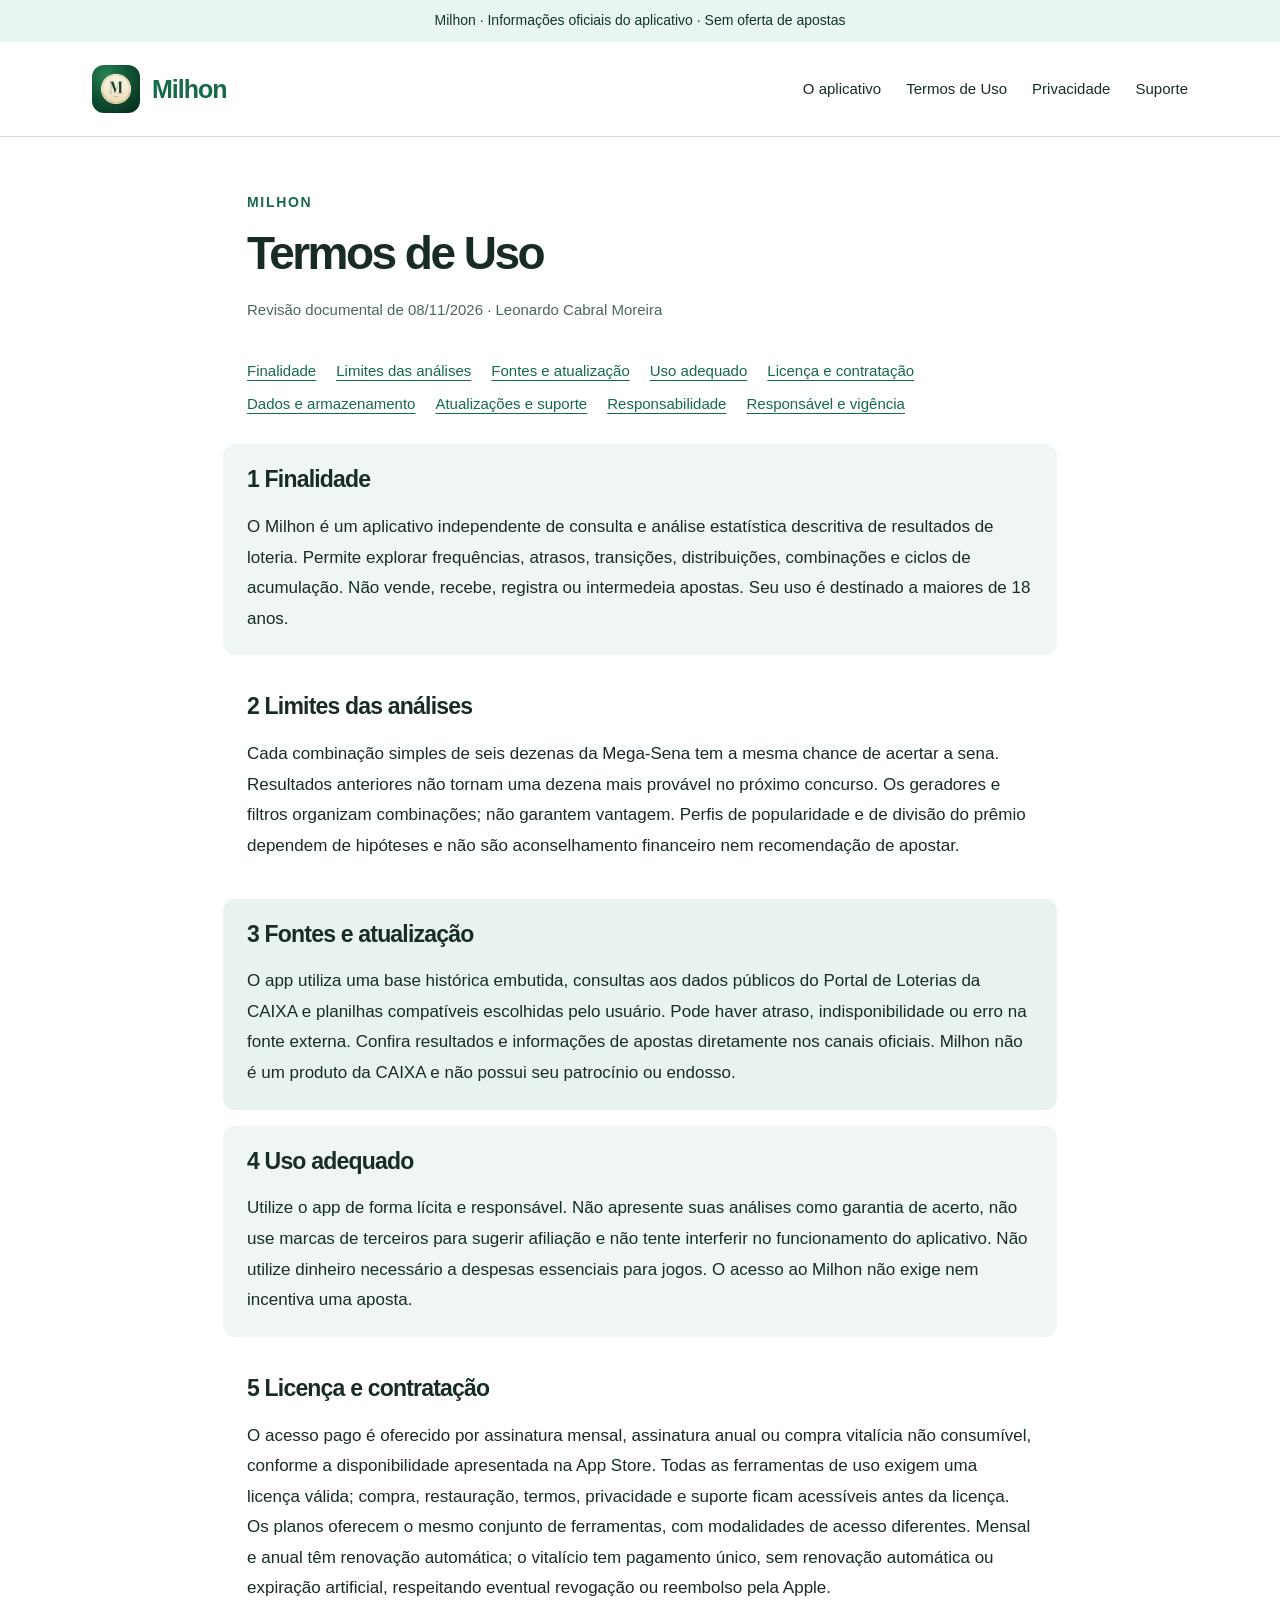
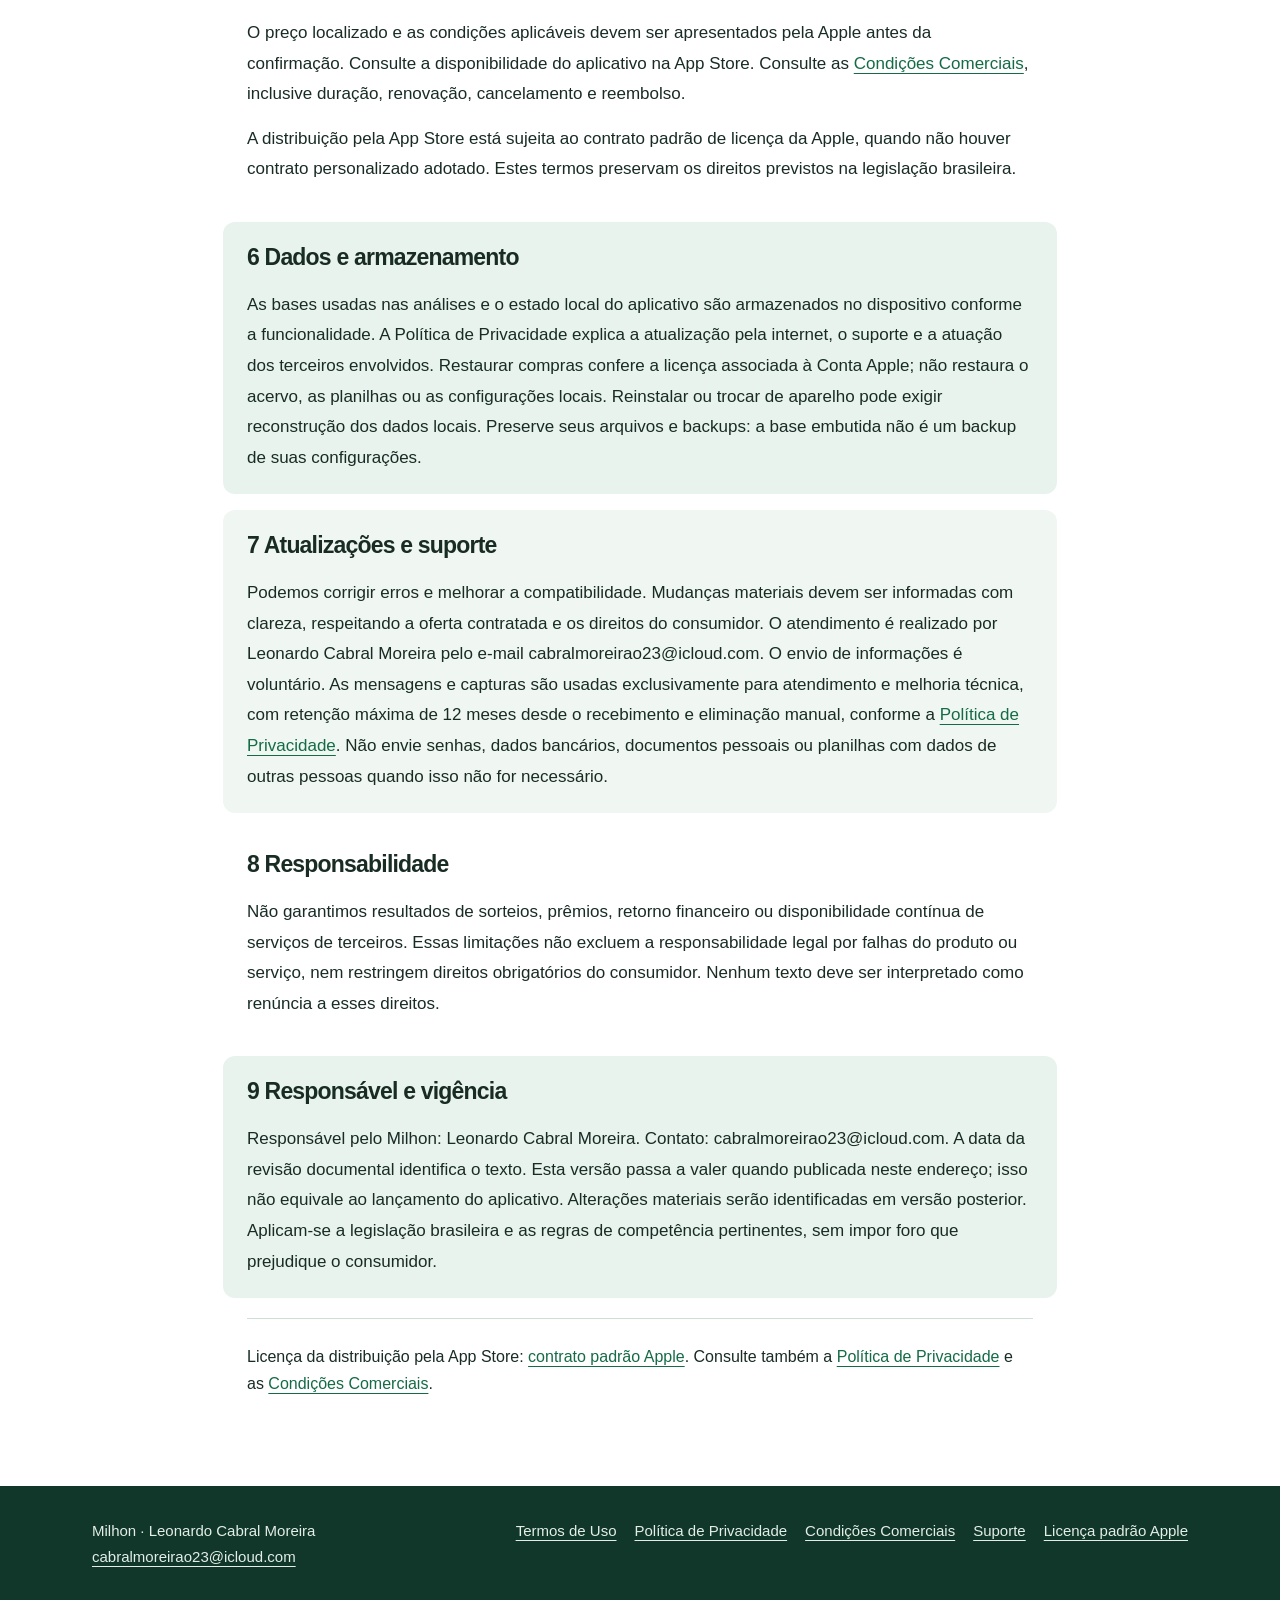
<file: termos.html>
<!doctype html><html lang="pt-BR"><head><meta name="referrer" content="strict-origin-when-cross-origin"><meta charset="utf-8"><meta name="viewport" content="width=device-width,initial-scale=1"><title>Termos de Uso | Milhon</title><meta name="description" content="Termos de Uso do Milhon: acesso pago mensal, anual ou vitalício, limites das análises, licença, dados locais e atendimento."><link rel="canonical" href="https://noob-debug-cyber.github.io/milhon-site/termos.html"><link rel="icon" type="image/png" sizes="1024x1024" href="assets/icon.png"><link rel="apple-touch-icon" href="assets/icon.png"><link rel="stylesheet" href="style.css"></head><body><div class="review">Milhon · Informações oficiais do aplicativo · Sem oferta de apostas</div><header><div class="wrap bar"><a class="brand" href="index.html"><img class="brand-icon" src="assets/icon.png" width="48" height="48" alt="" decoding="async">Milhon</a><nav aria-label="Navegação principal"><a href="index.html">O aplicativo</a><a href="termos.html">Termos de Uso</a><a href="privacidade.html">Privacidade</a><a href="suporte.html">Suporte</a></nav></div></header><main class="legal"><div class="eyebrow">Milhon</div><h1>Termos de Uso</h1><p class="meta">Revisão documental de 08/11/2026 · Leonardo Cabral Moreira</p><nav class="toc" aria-label="Tópicos"><a href="#item-1">Finalidade</a><a href="#item-2">Limites das análises</a><a href="#item-3">Fontes e atualização</a><a href="#item-4">Uso adequado</a><a href="#item-5">Licença e contratação</a><a href="#item-6">Dados e armazenamento</a><a href="#item-7">Atualizações e suporte</a><a href="#item-8">Responsabilidade</a><a href="#item-9">Responsável e vigência</a></nav><section id="item-1"><h2>1 Finalidade</h2><p>O Milhon é um aplicativo independente de consulta e análise estatística descritiva de resultados de loteria. Permite explorar frequências, atrasos, transições, distribuições, combinações e ciclos de acumulação. Não vende, recebe, registra ou intermedeia apostas. Seu uso é destinado a maiores de 18 anos.</p></section><section id="item-2"><h2>2 Limites das análises</h2><p>Cada combinação simples de seis dezenas da Mega-Sena tem a mesma chance de acertar a sena. Resultados anteriores não tornam uma dezena mais provável no próximo concurso. Os geradores e filtros organizam combinações; não garantem vantagem. Perfis de popularidade e de divisão do prêmio dependem de hipóteses e não são aconselhamento financeiro nem recomendação de apostar.</p></section><section id="item-3"><h2>3 Fontes e atualização</h2><p>O app utiliza uma base histórica embutida, consultas aos dados públicos do Portal de Loterias da CAIXA e planilhas compatíveis escolhidas pelo usuário. Pode haver atraso, indisponibilidade ou erro na fonte externa. Confira resultados e informações de apostas diretamente nos canais oficiais. Milhon não é um produto da CAIXA e não possui seu patrocínio ou endosso.</p></section><section id="item-4"><h2>4 Uso adequado</h2><p>Utilize o app de forma lícita e responsável. Não apresente suas análises como garantia de acerto, não use marcas de terceiros para sugerir afiliação e não tente interferir no funcionamento do aplicativo. Não utilize dinheiro necessário a despesas essenciais para jogos. O acesso ao Milhon não exige nem incentiva uma aposta.</p></section><section id="item-5"><h2>5 Licença e contratação</h2><p>O acesso pago é oferecido por assinatura mensal, assinatura anual ou compra vitalícia não consumível, conforme a disponibilidade apresentada na App Store. Todas as ferramentas de uso exigem uma licença válida; compra, restauração, termos, privacidade e suporte ficam acessíveis antes da licença. Os planos oferecem o mesmo conjunto de ferramentas, com modalidades de acesso diferentes. Mensal e anual têm renovação automática; o vitalício tem pagamento único, sem renovação automática ou expiração artificial, respeitando eventual revogação ou reembolso pela Apple.</p><p>O preço localizado e as condições aplicáveis devem ser apresentados pela Apple antes da confirmação. Consulte a disponibilidade do aplicativo na App Store. Consulte as <a href="comercial.html">Condições Comerciais</a>, inclusive duração, renovação, cancelamento e reembolso.</p><p>A distribuição pela App Store está sujeita ao contrato padrão de licença da Apple, quando não houver contrato personalizado adotado. Estes termos preservam os direitos previstos na legislação brasileira.</p></section><section id="item-6"><h2>6 Dados e armazenamento</h2><p>As bases usadas nas análises e o estado local do aplicativo são armazenados no dispositivo conforme a funcionalidade. A Política de Privacidade explica a atualização pela internet, o suporte e a atuação dos terceiros envolvidos. Restaurar compras confere a licença associada à Conta Apple; não restaura o acervo, as planilhas ou as configurações locais. Reinstalar ou trocar de aparelho pode exigir reconstrução dos dados locais. Preserve seus arquivos e backups: a base embutida não é um backup de suas configurações.</p></section><section id="item-7"><h2>7 Atualizações e suporte</h2><p>Podemos corrigir erros e melhorar a compatibilidade. Mudanças materiais devem ser informadas com clareza, respeitando a oferta contratada e os direitos do consumidor. O atendimento é realizado por Leonardo Cabral Moreira pelo e-mail cabralmoreirao23@icloud.com. O envio de informações é voluntário. As mensagens e capturas são usadas exclusivamente para atendimento e melhoria técnica, com retenção máxima de 12 meses desde o recebimento e eliminação manual, conforme a <a href="privacidade.html">Política de Privacidade</a>. Não envie senhas, dados bancários, documentos pessoais ou planilhas com dados de outras pessoas quando isso não for necessário.</p></section><section id="item-8"><h2>8 Responsabilidade</h2><p>Não garantimos resultados de sorteios, prêmios, retorno financeiro ou disponibilidade contínua de serviços de terceiros. Essas limitações não excluem a responsabilidade legal por falhas do produto ou serviço, nem restringem direitos obrigatórios do consumidor. Nenhum texto deve ser interpretado como renúncia a esses direitos.</p></section><section id="item-9"><h2>9 Responsável e vigência</h2><p>Responsável pelo Milhon: Leonardo Cabral Moreira. Contato: cabralmoreirao23@icloud.com. A data da revisão documental identifica o texto. Esta versão passa a valer quando publicada neste endereço; isso não equivale ao lançamento do aplicativo. Alterações materiais serão identificadas em versão posterior. Aplicam-se a legislação brasileira e as regras de competência pertinentes, sem impor foro que prejudique o consumidor.</p></section><div class="extra">Licença da distribuição pela App Store: <a href="https://www.apple.com/legal/internet-services/itunes/dev/stdeula/">contrato padrão Apple</a>. Consulte também a <a href="privacidade.html">Política de Privacidade</a> e as <a href="comercial.html">Condições Comerciais</a>.</div></main><footer><div class="wrap"><div>Milhon · Leonardo Cabral Moreira<br><a href="mailto:cabralmoreirao23@icloud.com">cabralmoreirao23@icloud.com</a></div><nav aria-label="Informações legais"><a href="termos.html">Termos de Uso</a><a href="privacidade.html">Política de Privacidade</a><a href="comercial.html">Condições Comerciais</a><a href="suporte.html">Suporte</a><a href="https://www.apple.com/legal/internet-services/itunes/dev/stdeula/">Licença padrão Apple</a></nav></div></footer></body></html>
</file>
<file: style.css>
:root{--green:#146b46;--deep:#10372a;--mint:#e9f6ef;--paper:#fff;--ink:#182c24;--muted:#4d655a;--line:#cee0d5;--gold:#765919}
*{box-sizing:border-box}html{scroll-behavior:smooth}body{margin:0;background:var(--paper);color:var(--ink);font-family:-apple-system,BlinkMacSystemFont,'Segoe UI',sans-serif;font-size:17px;line-height:1.7}
a{color:var(--green);text-underline-offset:4px}a:focus-visible,button:focus-visible{outline:3px solid #93691b;outline-offset:5px}header{border-bottom:1px solid var(--line)}.wrap{max-width:1160px;margin:auto;padding:0 32px}.bar{display:flex;align-items:center;justify-content:space-between;gap:24px;min-height:94px}.brand{font-size:25px;font-weight:700;display:flex;align-items:center;gap:12px;text-decoration:none;letter-spacing:-.04em}.brand-icon{display:block;width:48px;height:48px;flex-shrink:0;border-radius:12px;object-fit:contain}.bar nav{display:flex;gap:25px;flex-wrap:wrap}.bar nav a{font-size:15px;text-decoration:none;color:var(--ink)}.review{background:var(--mint);font-size:14px;color:var(--deep);padding:9px 32px;text-align:center}.hero{padding:66px 0 55px;display:grid;grid-template-columns:1.35fr 1fr;gap:72px;align-items:start}.eyebrow{text-transform:uppercase;letter-spacing:.12em;font-size:14px;color:var(--green);font-weight:650}h1{font-size:clamp(36px,5vw,66px);line-height:1.08;letter-spacing:-.055em;margin:14px 0 24px;font-weight:680;max-width:840px}h2{font-size:29px;line-height:1.25;letter-spacing:-.035em;margin:0 0 18px}h3{font-size:20px;line-height:1.3;margin:0 0 8px}p{margin:0 0 17px}.lead{font-size:21px;color:var(--muted);max-width:640px}.button{display:inline-block;text-decoration:none;background:var(--green);color:white;padding:13px 22px;border-radius:9px;font-size:16px;font-weight:600;margin:10px 0}.principle{background:var(--deep);color:white;border-radius:16px;padding:32px;margin-top:16px}.principle .eyebrow{color:#b2e9c9}.principle p{color:#d7e7dd}.odds{font-size:37px;font-weight:650;line-height:1.2;letter-spacing:-.03em;margin:18px 0}.section{padding:43px 0 56px;border-top:1px solid var(--line)}.grid{display:grid;grid-template-columns:repeat(3,1fr);gap:30px 34px}.feature{border-top:3px solid var(--green);padding-top:17px}.feature p{font-size:16px;color:var(--muted)}.number{font-variant-numeric:tabular-nums;color:var(--green);font-size:14px;margin-bottom:10px}.legal{max-width:850px;margin:auto;padding:54px 32px 65px}.legal h1{font-size:46px;margin-bottom:18px}.legal .meta{font-size:15px;color:var(--muted);margin-bottom:35px}.legal section{padding:21px 24px;margin:16px -24px;border-radius:12px}.legal section:nth-of-type(3n+1){background:#f0f7f3}.legal section:nth-of-type(3n+2){background:#fff}.legal section:nth-of-type(3n){background:#e8f3ee}.legal h2{font-size:23px}.legal p{line-height:1.8;margin:0;overflow-wrap:anywhere}.toc{display:flex;flex-wrap:wrap;gap:7px 20px;margin:24px 0 28px;font-size:15px}.legal .extra{padding:24px 0;margin-top:20px;border-top:1px solid var(--line);font-size:16px}.support{max-width:820px;margin:auto;padding:55px 32px}.support h1{font-size:46px}.support .grid{grid-template-columns:1fr 1fr;gap:28px;margin-top:32px}.support .feature{padding:24px;background:var(--mint);border-radius:10px;border:1px solid var(--line)}footer{background:var(--deep);color:#e3eee7;padding:32px 0;font-size:15px}footer .wrap{display:flex;flex-wrap:wrap;justify-content:space-between;gap:20px}footer a{color:#e3eee7}footer nav{display:flex;gap:18px;flex-wrap:wrap}.media .grid{grid-template-columns:repeat(3,1fr);gap:26px}.screen-model{aspect-ratio:1290/2796;background:#e9f6ef;padding:34px 23px;display:flex;flex-direction:column;border-radius:14px;border:1px solid var(--line);position:relative}.screen-model .eyebrow{font-size:12px}.screen-model h2{font-size:29px;margin:14px 0 10px}.screen-model p{font-size:14px;line-height:1.6}.capture-slot{flex:1;margin-top:20px;background:white;border:2px dashed #98b5a4;border-radius:18px;display:grid;place-items:center;text-align:center;color:var(--muted);font-size:15px;padding:20px}.model-note{margin-top:20px;font-size:12px!important}.screen-model [data-name]{font-size:16px;font-weight:600}.media{padding:50px 0}.media h1{font-size:46px}.no-print{display:block}

.legal p+p{margin-top:14px}
.support .faq{padding:38px 0 42px;border-top:1px solid var(--line);margin-top:38px}.faq-intro{color:var(--muted);max-width:700px}.faq details{border-bottom:1px solid var(--line);padding:0}.faq summary{font-size:19px;font-weight:650;line-height:1.5;padding:20px 0;cursor:pointer;overflow-wrap:anywhere}.faq summary:focus-visible{outline:3px solid #93691b;outline-offset:5px}.faq .answer{padding:0 0 22px;overflow-wrap:anywhere}.faq .answer p:last-child{margin-bottom:0}.faq .answer ul{margin:0 0 17px;padding-left:24px}.faq .answer li+li{margin-top:8px}.faq-note{font-size:15px;color:var(--muted);margin-top:22px}
@media(max-width:760px){.wrap{padding:0 22px}.bar{align-items:flex-start;flex-direction:column;gap:12px;padding-top:18px;padding-bottom:18px}.bar nav{gap:12px 21px}.hero{grid-template-columns:1fr;gap:20px;padding:38px 0}.grid,.media .grid{grid-template-columns:1fr 1fr;gap:24px}.legal,.support{padding:36px 23px}.legal h1,.support h1,.media h1{font-size:37px}.legal section{margin:14px -6px;padding:19px 15px}.support .grid{grid-template-columns:1fr}.screen-model{padding:26px 18px}.screen-model h2{font-size:24px}.odds{font-size:33px}.lead{font-size:19px}}
@media(max-width:480px){.grid,.media .grid{grid-template-columns:1fr}.screen-model{max-width:330px;margin:auto;width:100%}footer .wrap{display:block}footer nav{margin-top:20px}.review{padding:8px 18px}h1{font-size:41px}}
@media print{header,.review,footer,.toc,.no-print{display:none}body{font-size:11pt;color:#111}.legal{max-width:none;padding:0}.legal h1{font-size:27pt}.legal section{padding:9px 0;margin:0;background:none!important;break-inside:avoid}.legal h2{font-size:14pt}.legal .extra{font-size:10pt}}
</file>
